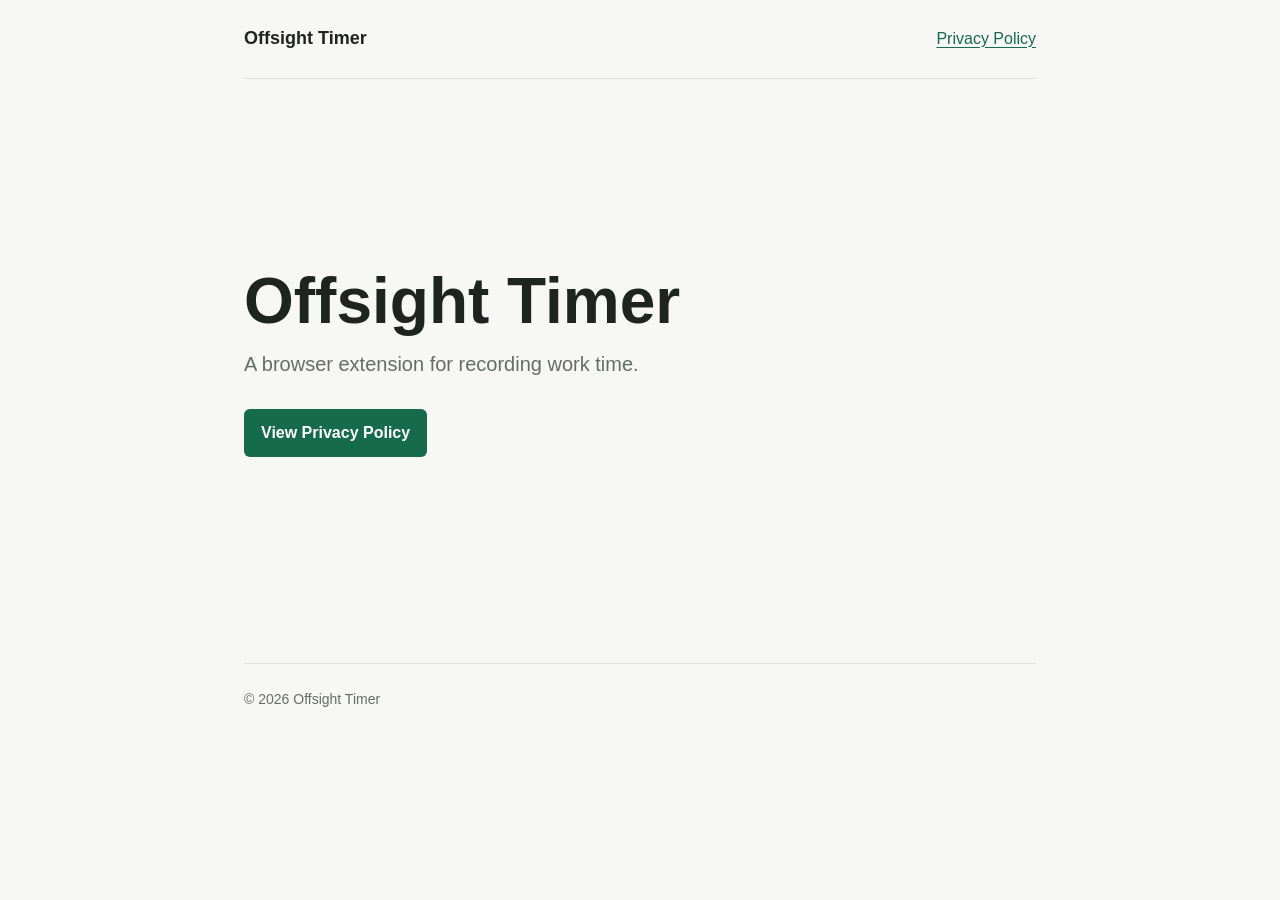
<file: index.html>
<!doctype html>
<html lang="en">
  <head>
    <meta charset="utf-8">
    <meta name="viewport" content="width=device-width, initial-scale=1">
    <meta name="description" content="Offsight Timer privacy information.">
    <title>Offsight Timer</title>
    <link rel="stylesheet" href="./site.css">
  </head>
  <body>
    <header>
      <a class="brand" href="./index.html">Offsight Timer</a>
      <a href="./privacy-policy.html">Privacy Policy</a>
    </header>

    <main class="home">
      <h1>Offsight Timer</h1>
      <p>A browser extension for recording work time.</p>
      <a class="button" href="./privacy-policy.html">View Privacy Policy</a>
    </main>

    <footer>© 2026 Offsight Timer</footer>
  </body>
</html>
</file>
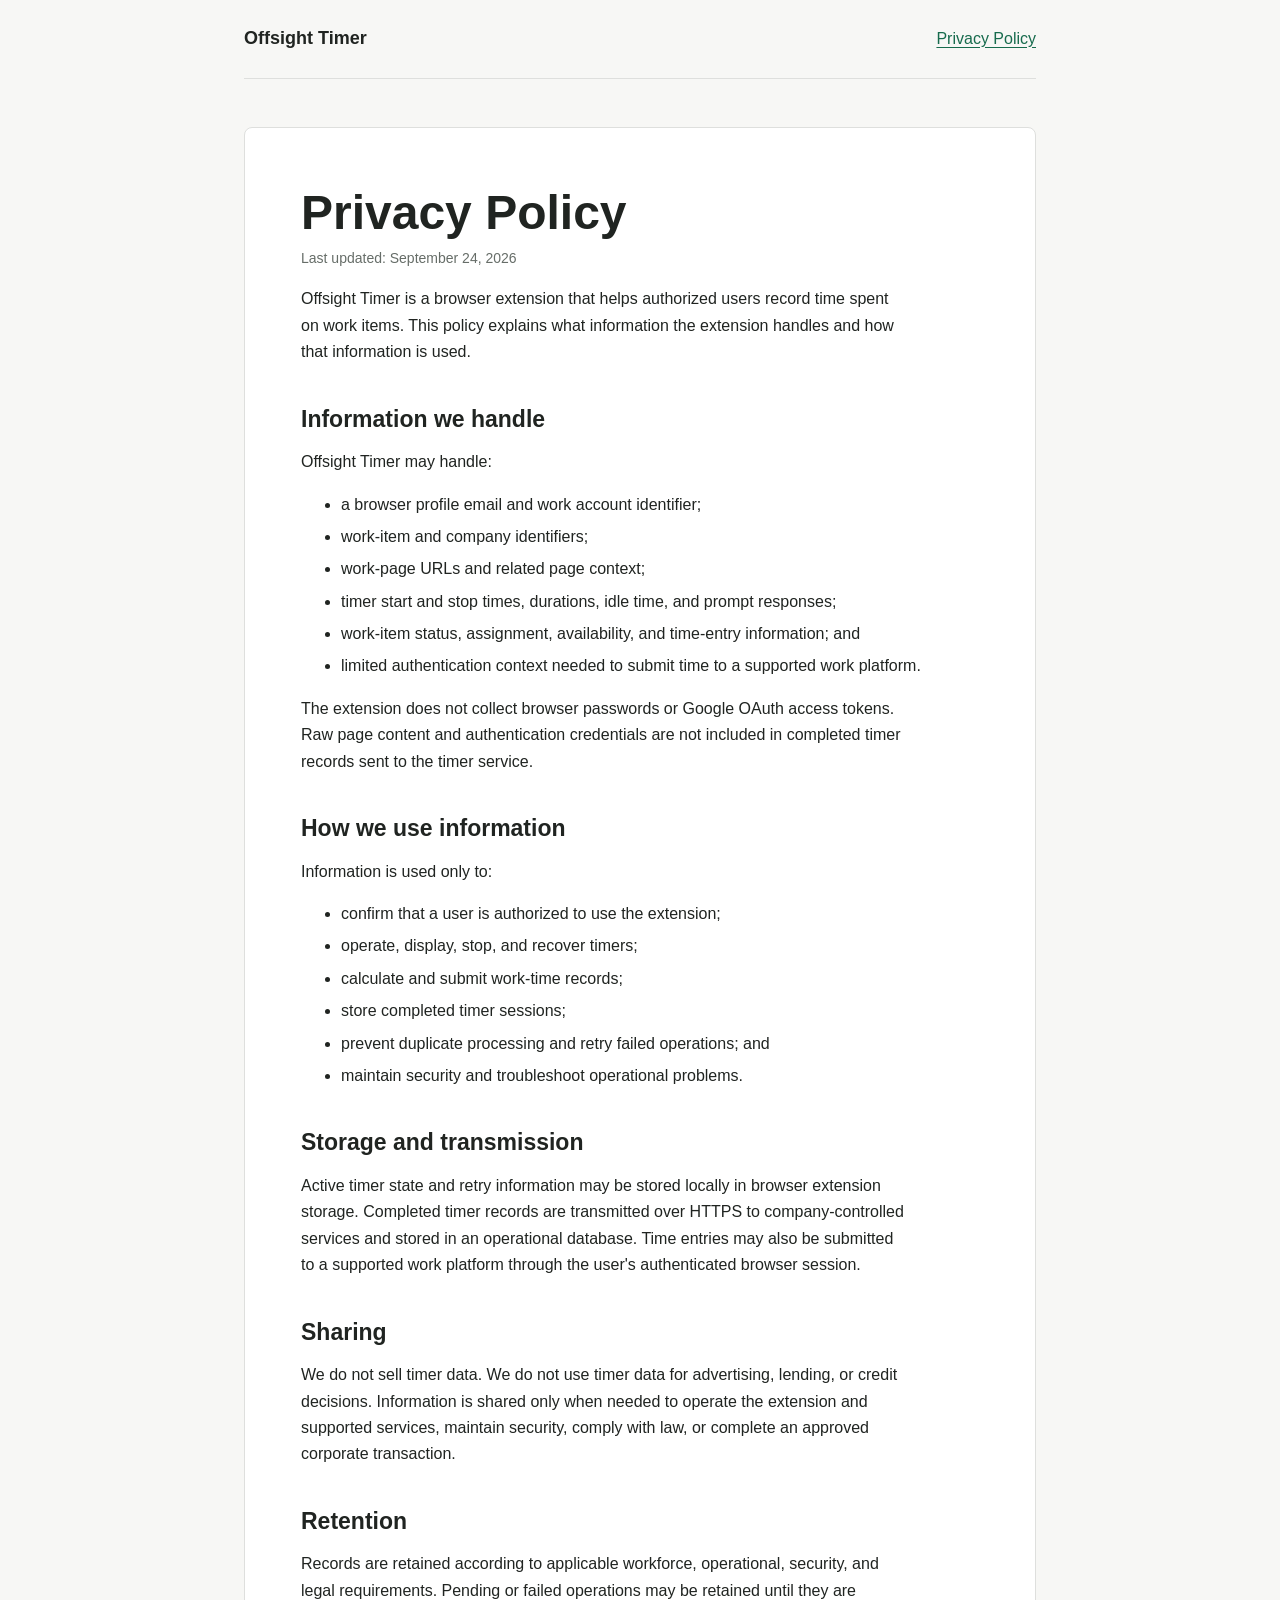
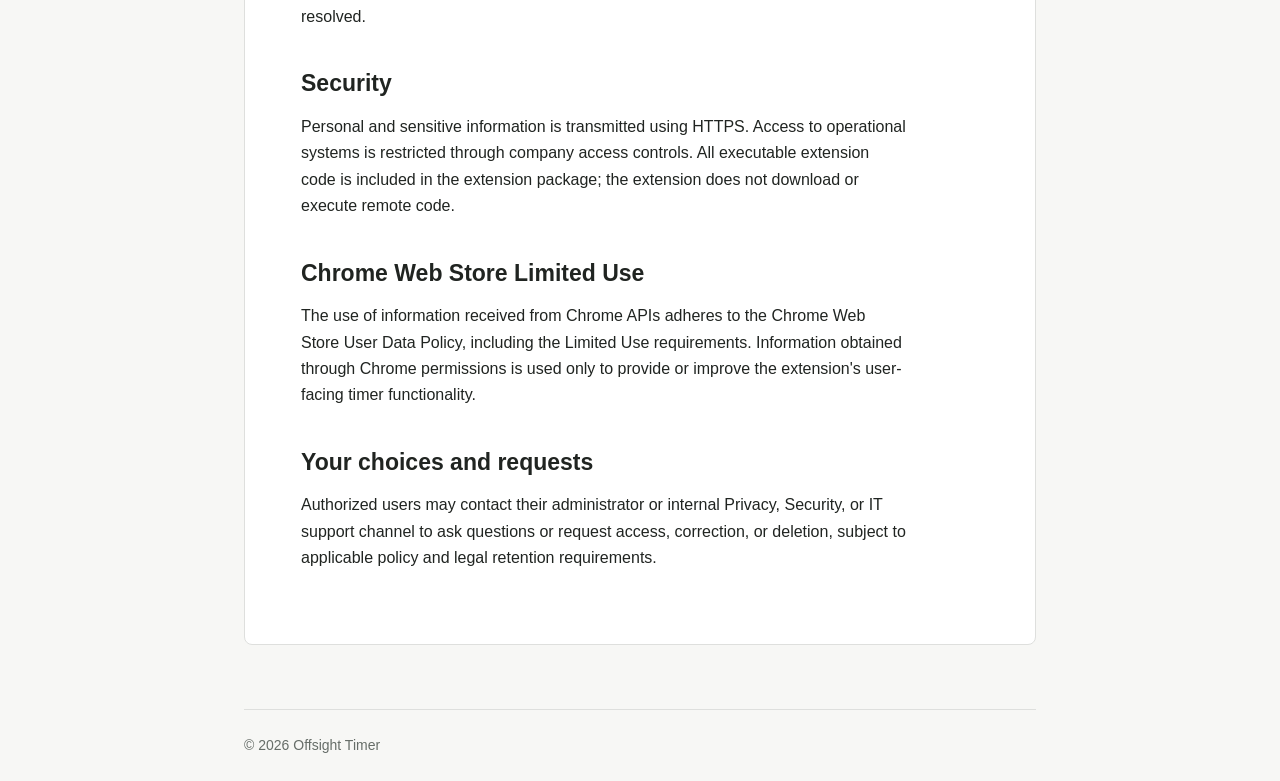
<file: timer-privacy.html>
<!doctype html>
<html lang="en">
  <head>
    <meta charset="utf-8">
    <meta name="viewport" content="width=device-width, initial-scale=1">
    <meta name="description" content="Privacy policy for the Offsight Timer browser extension.">
    <title>Privacy Policy | Offsight Timer</title>
    <link rel="stylesheet" href="./site.css">
  </head>
  <body>
    <header>
      <a class="brand" href="./index.html">Offsight Timer</a>
      <a aria-current="page" href="./privacy-policy.html">Privacy Policy</a>
    </header>

    <main>
      <article>
        <h1>Privacy Policy</h1>
        <p class="updated">Last updated: September 24, 2026</p>

        <p>
          Offsight Timer is a browser extension that helps authorized users record time spent on
          work items. This policy explains what information the extension handles and how that
          information is used.
        </p>

        <h2>Information we handle</h2>
        <p>Offsight Timer may handle:</p>
        <ul>
          <li>a browser profile email and work account identifier;</li>
          <li>work-item and company identifiers;</li>
          <li>work-page URLs and related page context;</li>
          <li>timer start and stop times, durations, idle time, and prompt responses;</li>
          <li>work-item status, assignment, availability, and time-entry information; and</li>
          <li>limited authentication context needed to submit time to a supported work platform.</li>
        </ul>
        <p>
          The extension does not collect browser passwords or Google OAuth access tokens. Raw page
          content and authentication credentials are not included in completed timer records sent
          to the timer service.
        </p>

        <h2>How we use information</h2>
        <p>Information is used only to:</p>
        <ul>
          <li>confirm that a user is authorized to use the extension;</li>
          <li>operate, display, stop, and recover timers;</li>
          <li>calculate and submit work-time records;</li>
          <li>store completed timer sessions;</li>
          <li>prevent duplicate processing and retry failed operations; and</li>
          <li>maintain security and troubleshoot operational problems.</li>
        </ul>

        <h2>Storage and transmission</h2>
        <p>
          Active timer state and retry information may be stored locally in browser extension
          storage. Completed timer records are transmitted over HTTPS to company-controlled
          services and stored in an operational database. Time entries may also be submitted to a
          supported work platform through the user's authenticated browser session.
        </p>

        <h2>Sharing</h2>
        <p>
          We do not sell timer data. We do not use timer data for advertising, lending, or credit
          decisions. Information is shared only when needed to operate the extension and supported
          services, maintain security, comply with law, or complete an approved corporate
          transaction.
        </p>

        <h2>Retention</h2>
        <p>
          Records are retained according to applicable workforce, operational, security, and legal
          requirements. Pending or failed operations may be retained until they are resolved.
        </p>

        <h2>Security</h2>
        <p>
          Personal and sensitive information is transmitted using HTTPS. Access to operational
          systems is restricted through company access controls. All executable extension code is
          included in the extension package; the extension does not download or execute remote
          code.
        </p>

        <h2>Chrome Web Store Limited Use</h2>
        <p>
          The use of information received from Chrome APIs adheres to the Chrome Web Store User
          Data Policy, including the Limited Use requirements. Information obtained through Chrome
          permissions is used only to provide or improve the extension's user-facing timer
          functionality.
        </p>

        <h2>Your choices and requests</h2>
        <p>
          Authorized users may contact their administrator or internal Privacy, Security, or IT
          support channel to ask questions or request access, correction, or deletion, subject to
          applicable policy and legal retention requirements.
        </p>
      </article>
    </main>

    <footer>© 2026 Offsight Timer</footer>
  </body>
</html>
</file>
<file: site.css>
:root {
  color-scheme: light dark;
  --background: #f7f7f5;
  --surface: #ffffff;
  --text: #202421;
  --muted: #666d68;
  --border: #dedfdd;
  --accent: #176b4d;
  font-family: Arial, Helvetica, sans-serif;
}

* {
  box-sizing: border-box;
}

body {
  max-width: 840px;
  min-width: 320px;
  margin: 0 auto;
  padding: 0 24px;
  color: var(--text);
  background: var(--background);
  font-size: 16px;
  line-height: 1.65;
}

header,
footer {
  display: flex;
  align-items: center;
  justify-content: space-between;
  gap: 24px;
  padding: 24px 0;
}

header {
  border-bottom: 1px solid var(--border);
}

footer {
  margin-top: 64px;
  border-top: 1px solid var(--border);
  color: var(--muted);
  font-size: 14px;
}

a {
  color: var(--accent);
  text-underline-offset: 3px;
}

.brand {
  color: var(--text);
  font-size: 18px;
  font-weight: 700;
  text-decoration: none;
}

.home {
  min-height: 520px;
  display: flex;
  flex-direction: column;
  align-items: flex-start;
  justify-content: center;
}

.home h1 {
  margin-bottom: 8px;
  font-size: clamp(40px, 8vw, 64px);
}

.home p {
  margin: 0 0 28px;
  color: var(--muted);
  font-size: 20px;
}

.button {
  display: inline-block;
  padding: 11px 17px;
  border-radius: 6px;
  color: #ffffff;
  background: var(--accent);
  font-weight: 700;
  text-decoration: none;
}

article {
  margin-top: 48px;
  padding: clamp(28px, 6vw, 56px);
  border: 1px solid var(--border);
  border-radius: 8px;
  background: var(--surface);
}

h1,
h2 {
  line-height: 1.2;
}

article h1 {
  margin: 0 0 6px;
  font-size: clamp(34px, 7vw, 48px);
}

h2 {
  margin: 40px 0 12px;
  font-size: 23px;
}

p,
li {
  max-width: 68ch;
}

li + li {
  margin-top: 6px;
}

.updated {
  margin-top: 0;
  color: var(--muted);
  font-size: 14px;
}

a:focus-visible {
  outline: 3px solid #246bfe;
  outline-offset: 3px;
}

@media (max-width: 520px) {
  body {
    padding: 0 16px;
  }

  article {
    margin-top: 28px;
    padding: 24px 20px;
  }
}

@media (prefers-color-scheme: dark) {
  :root {
    --background: #141715;
    --surface: #1d211e;
    --text: #f1f3f1;
    --muted: #b5bbb7;
    --border: #3a403c;
    --accent: #66d3a7;
  }

  .button {
    color: #10251c;
  }
}
</file>
